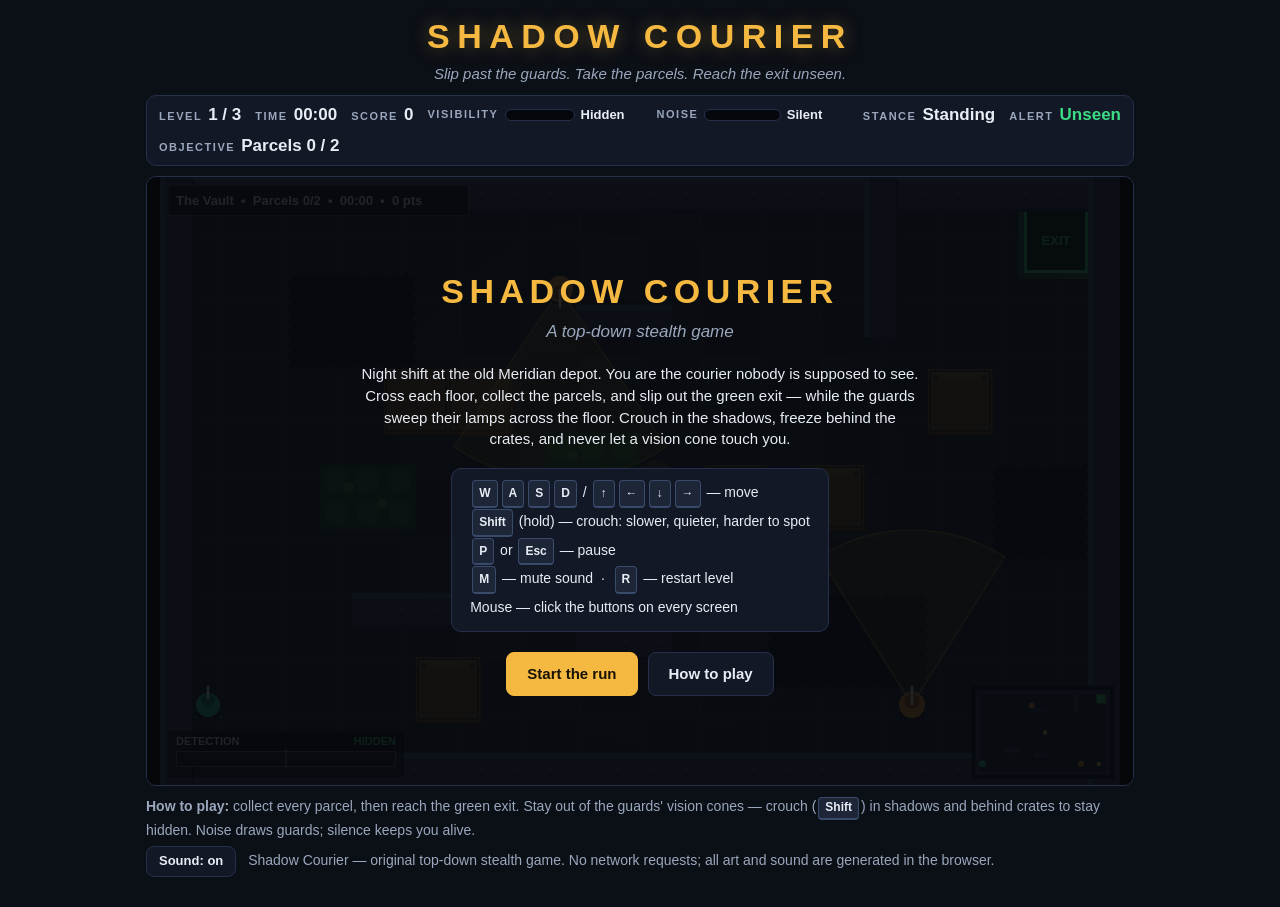
<file: game/index.html>
<!DOCTYPE html>
<html lang="en">
<head>
<meta charset="utf-8">
<meta name="viewport" content="width=device-width, initial-scale=1">
<title>Shadow Courier — a top-down stealth game</title>
<meta name="description" content="Shadow Courier: an original top-down stealth game. Slip past patrolling guards, hide in shadow and cover, grab the parcels and reach the exit unseen.">
<link rel="stylesheet" href="./style.css">
<!--
  SHADOW COURIER — page shell (worker B1).
  Game code lives in game/src/ and is filled in by the other workers:
    game/src/main.js    (B2) — game loop, input, guard AI, detection, win/lose.
    game/src/levels.js  (B3) — level maps: walls, cover, shadows, guards, exit.
    game/src/audio.js   (B3) — WebAudio footsteps, alert stings and ambience.
  main.js is loaded as a module below. It must import ./levels.js and
  ./audio.js itself, so B2/B3 only fill those files — this file is not
  rewritten. All art is drawn on the canvas by main.js; no images, no
  fonts and no network requests anywhere on this page.
-->
</head>
<body>
<div id="app">
  <header id="topbar">
    <h1 id="game-title">SHADOW COURIER</h1>
    <p id="tagline">Slip past the guards. Take the parcels. Reach the exit unseen.</p>
  </header>

  <!-- ============ HUD (always visible while playing) ============ -->
  <div id="hud" aria-label="Game status">
    <div class="hud-group" id="hud-level-group">
      <span class="hud-label">LEVEL</span>
      <span class="hud-value" id="hud-level">1 / 3</span>
    </div>
    <div class="hud-group" id="hud-timer-group">
      <span class="hud-label">TIME</span>
      <span class="hud-value" id="hud-timer">00:00</span>
    </div>
    <div class="hud-group" id="hud-score-group">
      <span class="hud-label">SCORE</span>
      <span class="hud-value" id="hud-score">0</span>
    </div>
    <div class="hud-group hud-meter-group" id="hud-visibility-group">
      <span class="hud-label">VISIBILITY</span>
      <div class="meter" id="hud-visibility" role="meter" aria-valuemin="0" aria-valuemax="100" aria-valuenow="0" aria-label="Visibility">
        <div class="meter-fill" id="hud-visibility-fill"></div>
      </div>
      <span class="hud-value meter-readout" id="hud-visibility-text">Hidden</span>
    </div>
    <div class="hud-group hud-meter-group" id="hud-noise-group">
      <span class="hud-label">NOISE</span>
      <div class="meter" id="hud-noise" role="meter" aria-valuemin="0" aria-valuemax="100" aria-valuenow="0" aria-label="Noise">
        <div class="meter-fill" id="hud-noise-fill"></div>
      </div>
      <span class="hud-value meter-readout" id="hud-noise-text">Silent</span>
    </div>
    <div class="hud-group" id="hud-crouch-group">
      <span class="hud-label">STANCE</span>
      <span class="hud-value" id="hud-crouch">Standing</span>
    </div>
    <div class="hud-group" id="hud-alert-group">
      <span class="hud-label">ALERT</span>
      <span class="hud-value" id="hud-alert">Unseen</span>
    </div>
    <div class="hud-group" id="hud-objective-group">
      <span class="hud-label">OBJECTIVE</span>
      <span class="hud-value" id="hud-objective">Parcels 0 / 3</span>
    </div>
  </div>

  <!-- ============ Game stage ============ -->
  <main id="stage">
    <canvas id="game" width="960" height="600" aria-label="Shadow Courier game canvas"></canvas>
    <noscript><p id="noscript">Shadow Courier needs JavaScript enabled to play.</p></noscript>

    <!-- Title screen -->
    <section id="screen-title" class="screen" aria-label="Title screen">
      <h2>SHADOW COURIER</h2>
      <p class="screen-sub">A top-down stealth game</p>
      <p class="screen-text">Night shift at the old Meridian depot. You are the courier
        nobody is supposed to see. Cross each floor, collect the parcels,
        and slip out the green exit — while the guards sweep their lamps
        across the floor. Crouch in the shadows, freeze behind the crates,
        and never let a vision cone touch you.</p>
      <ul class="controls-list">
        <li><kbd>W</kbd><kbd>A</kbd><kbd>S</kbd><kbd>D</kbd> / <kbd>↑</kbd><kbd>←</kbd><kbd>↓</kbd><kbd>→</kbd> — move</li>
        <li><kbd>Shift</kbd> (hold) — crouch: slower, quieter, harder to spot</li>
        <li><kbd>P</kbd> or <kbd>Esc</kbd> — pause</li>
        <li><kbd>M</kbd> — mute sound &nbsp;·&nbsp; <kbd>R</kbd> — restart level</li>
        <li>Mouse — click the buttons on every screen</li>
      </ul>
      <div class="screen-buttons">
        <button type="button" id="btn-start" class="btn btn-primary">Start the run</button>
        <button type="button" id="btn-how" class="btn">How to play</button>
      </div>
      <p class="screen-hint" id="how-text" hidden>Guards patrol fixed routes and
        watch a cone of light ahead of them. Inside a cone you are spotted
        faster when you stand, run, or make noise; crouching in shadow or
        behind crates keeps you hidden. A guard who grows suspicious walks
        over to check — break line of sight and stay quiet until the alert
        fades. Collect every parcel on the floor, then reach the green exit.
        Being caught ends the run. Three floors, one quiet courier.</p>
    </section>

    <!-- Level complete screen -->
    <section id="screen-level-complete" class="screen" hidden aria-label="Level complete">
      <h2>LEVEL CLEAR</h2>
      <p class="screen-sub" id="level-complete-sub">Floor 1 cleared — unseen.</p>
      <p class="screen-text">Time <strong id="level-complete-time">00:00</strong> &nbsp;·&nbsp;
        Score <strong id="level-complete-score">0</strong> &nbsp;·&nbsp;
        Times spotted <strong id="level-complete-spotted">0</strong></p>
      <p class="screen-text">The next floor has more guards, tighter patrols and
        fewer shadows. Keep low.</p>
      <div class="screen-buttons">
        <button type="button" id="btn-next-level" class="btn btn-primary">Next floor</button>
        <button type="button" id="btn-replay-level" class="btn">Replay this floor</button>
      </div>
    </section>

    <!-- Win screen -->
    <section id="screen-win" class="screen" hidden aria-label="You win">
      <h2>GHOST RUN COMPLETE</h2>
      <p class="screen-sub">All three floors cleared. Nobody saw a thing.</p>
      <p class="screen-text">Final time <strong id="win-time">00:00</strong> &nbsp;·&nbsp;
        Final score <strong id="win-score">0</strong> &nbsp;·&nbsp;
        Times spotted <strong id="win-spotted">0</strong></p>
      <p class="screen-text">The Meridian depot never knew you were there. That is
        the whole job — and you did it quietly.</p>
      <div class="screen-buttons">
        <button type="button" id="btn-play-again" class="btn btn-primary">Play again</button>
        <button type="button" id="btn-menu-win" class="btn">Back to title</button>
      </div>
    </section>

    <!-- Caught / lose screen -->
    <section id="screen-caught" class="screen" hidden aria-label="Caught">
      <h2>CAUGHT</h2>
      <p class="screen-sub" id="caught-sub">A guard's lamp found you.</p>
      <p class="screen-text">The run ends here — but the depot is still there, and
        the guards still walk the same routes. Learn the patrol, wait for
        the cone to turn, and try again quieter.</p>
      <p class="screen-text">Floor <strong id="caught-level">1</strong> &nbsp;·&nbsp;
        Score <strong id="caught-score">0</strong> &nbsp;·&nbsp;
        Time <strong id="caught-time">00:00</strong></p>
      <div class="screen-buttons">
        <button type="button" id="btn-retry" class="btn btn-primary">Try again</button>
        <button type="button" id="btn-menu-caught" class="btn">Back to title</button>
      </div>
    </section>

    <!-- Pause screen -->
    <section id="screen-pause" class="screen" hidden aria-label="Paused">
      <h2>PAUSED</h2>
      <p class="screen-sub">The depot waits. The guards do not — they are frozen too.</p>
      <div class="screen-buttons">
        <button type="button" id="btn-resume" class="btn btn-primary">Resume</button>
        <button type="button" id="btn-restart" class="btn">Restart level</button>
        <button type="button" id="btn-quit" class="btn">Quit to title</button>
      </div>
    </section>

    <p id="toast" role="status" aria-live="polite"></p>
  </main>

  <footer id="bottombar">
    <p><strong>How to play:</strong> collect every parcel, then reach the green exit.
      Stay out of the guards' vision cones — crouch (<kbd>Shift</kbd>) in shadows
      and behind crates to stay hidden. Noise draws guards; silence keeps you alive.</p>
    <p><button type="button" id="btn-mute" class="btn btn-small">Sound: on</button>
      <span id="footer-status">Shadow Courier — original top-down stealth game. No network requests; all art and sound are generated in the browser.</span></p>
  </footer>
</div>

<!--
  HOOK CONTRACT for game/src/main.js (B2):
  - Show exactly one screen at a time by toggling `hidden` on the
    #screen-* sections; the canvas keeps rendering behind them.
  - HUD ids to update every frame: #hud-timer (mm:ss), #hud-score,
    #hud-level ("N / 3"), #hud-objective ("Parcels a / b"),
    #hud-crouch ("Standing" / "Crouching"), #hud-alert
    ("Unseen" / "Suspicious" / "Hunted"), #hud-visibility-fill width %
    + #hud-visibility-text ("Hidden" / "Exposed" / "Spotted"),
    #hud-noise-fill width % + #hud-noise-text
    ("Silent" / "Heard" / "Loud"), and aria-valuenow on both meters.
  - Buttons to wire: #btn-start, #btn-how (toggles #how-text),
    #btn-next-level, #btn-replay-level, #btn-play-again, #btn-menu-win,
    #btn-retry, #btn-menu-caught, #btn-resume, #btn-restart, #btn-quit,
    #btn-mute (toggles its own label "Sound: on/off").
  - Fill the result fields before showing a screen: #level-complete-sub,
    #level-complete-time, #level-complete-score, #level-complete-spotted,
    #win-time, #win-score, #win-spotted, #caught-sub, #caught-level,
    #caught-score, #caught-time. Use #toast for short in-game messages
    ("Parcel collected", "Guard suspicious…").
  - Expose window.ShadowCourier = { start, pause, resume, restartLevel,
    nextLevel, quitToTitle, getState } so play-testers and screenshots
    can drive the game without clicking. getState returns
    { screen, level, score, timeMs, parcelsCollected, parcelsTotal,
    alert, crouching, muted } using the same words the HUD shows.
    Keep keyboard controls exactly as listed on the title screen.
  - Guard vision cones, lamp light, crates, shadows, parcels and the
    exit are all drawn on the canvas by main.js (B2/B3) — this shell
    ships no image, audio or font files at all.
-->
<script type="module" src="./src/main.js"></script>
</body>
</html>
</file>
<file: game/style.css>
/* Shadow Courier — page styles (worker B1).
   Original night-depot theme: near-black blues, amber lamp-light,
   green exit. All art is drawn on the canvas; this file only styles
   the page chrome, HUD and screens. No web fonts, no remote assets. */

:root {
  --ink: #e8ecf4;
  --ink-dim: #9aa7bd;
  --bg: #0b0f16;
  --panel: #121826;
  --panel-edge: #26304a;
  --amber: #f5b942;
  --amber-soft: #8a6a25;
  --green: #3ddc84;
  --red: #ff5a5a;
  --blue: #5aa9ff;
  --hud-height: 44px;
  --radius: 10px;
}

* { box-sizing: border-box; }

html, body {
  margin: 0;
  padding: 0;
  background: var(--bg);
  color: var(--ink);
  font-family: "Segoe UI", "Helvetica Neue", Arial, sans-serif;
  font-size: 16px;
  line-height: 1.45;
}

#app {
  max-width: 1020px;
  margin: 0 auto;
  padding: 12px 16px 24px;
}

/* ---------- Top bar ---------- */

#topbar { text-align: center; margin-bottom: 10px; }

#game-title {
  margin: 0;
  font-size: 34px;
  letter-spacing: 0.22em;
  color: var(--amber);
  text-shadow: 0 0 18px rgba(245, 185, 66, 0.35);
}

#tagline {
  margin: 2px 0 0;
  color: var(--ink-dim);
  font-size: 15px;
  font-style: italic;
}

/* ---------- HUD ---------- */

#hud {
  display: flex;
  flex-wrap: wrap;
  gap: 6px 14px;
  align-items: stretch;
  background: var(--panel);
  border: 1px solid var(--panel-edge);
  border-radius: var(--radius);
  padding: 7px 12px;
  margin-bottom: 10px;
  min-height: var(--hud-height);
}

.hud-group {
  display: flex;
  align-items: baseline;
  gap: 6px;
  white-space: nowrap;
}

.hud-label {
  font-size: 11px;
  font-weight: 700;
  letter-spacing: 0.14em;
  color: var(--ink-dim);
}

.hud-value {
  font-size: 17px;
  font-weight: 700;
  font-variant-numeric: tabular-nums;
  color: var(--ink);
}

.hud-meter-group { flex: 1 1 150px; align-items: center; }

.meter {
  flex: 1;
  min-width: 70px;
  height: 12px;
  background: #05070c;
  border: 1px solid var(--panel-edge);
  border-radius: 6px;
  overflow: hidden;
}

.meter-fill {
  height: 100%;
  width: 0%;
  background: var(--green);
  transition: width 0.12s linear, background-color 0.2s;
}

#hud-visibility-fill { background: var(--blue); }
#hud-noise-fill { background: var(--amber); }

.meter-readout { font-size: 13px; min-width: 62px; }

#hud-alert { color: var(--green); }
#hud-alert.suspicious { color: var(--amber); }
#hud-alert.hunted { color: var(--red); }

#hud-crouch.crouching { color: var(--blue); }

/* ---------- Stage / canvas ---------- */

#stage {
  position: relative;
  border: 1px solid var(--panel-edge);
  border-radius: var(--radius);
  overflow: hidden;
  background: #05070c;
}

#game {
  display: block;
  width: 100%;
  height: auto;
  max-width: 960px;
  margin: 0 auto;
  background: #0d1320;
  cursor: crosshair;
}

/* ---------- Overlay screens ---------- */

.screen {
  position: absolute;
  inset: 0;
  display: flex;
  flex-direction: column;
  align-items: center;
  justify-content: center;
  text-align: center;
  padding: 24px 40px;
  background: rgba(5, 7, 12, 0.88);
  color: var(--ink);
}

.screen[hidden] { display: none; }

.screen h2 {
  margin: 0 0 4px;
  font-size: 34px;
  letter-spacing: 0.16em;
  color: var(--amber);
}

#screen-caught h2 { color: var(--red); }
#screen-win h2 { color: var(--green); }
#screen-level-complete h2 { color: var(--green); }

.screen-sub {
  margin: 0 0 12px;
  font-size: 17px;
  color: var(--ink-dim);
  font-style: italic;
}

.screen-text {
  max-width: 560px;
  margin: 6px 0;
  font-size: 15px;
}

.screen-text strong { color: var(--amber); }

.controls-list {
  list-style: none;
  margin: 12px 0 4px;
  padding: 10px 18px;
  background: var(--panel);
  border: 1px solid var(--panel-edge);
  border-radius: var(--radius);
  text-align: left;
  font-size: 14px;
  line-height: 1.9;
}

.controls-list kbd,
#bottombar kbd {
  display: inline-block;
  min-width: 22px;
  padding: 1px 6px;
  margin: 0 2px;
  background: #1d2637;
  border: 1px solid #3a4a6b;
  border-bottom-width: 2px;
  border-radius: 4px;
  font-family: inherit;
  font-size: 12px;
  font-weight: 700;
  text-align: center;
  color: var(--ink);
}

.screen-buttons {
  display: flex;
  flex-wrap: wrap;
  gap: 10px;
  justify-content: center;
  margin-top: 16px;
}

.btn {
  font: inherit;
  font-size: 15px;
  font-weight: 700;
  padding: 10px 20px;
  border-radius: 8px;
  border: 1px solid var(--panel-edge);
  background: var(--panel);
  color: var(--ink);
  cursor: pointer;
}

.btn:hover { border-color: var(--amber); color: var(--amber); }
.btn:focus-visible { outline: 2px solid var(--amber); outline-offset: 2px; }

.btn-primary {
  background: var(--amber);
  border-color: var(--amber);
  color: #171204;
}

.btn-primary:hover { color: #171204; filter: brightness(1.1); }

.btn-small { font-size: 13px; padding: 5px 12px; }

.screen-hint {
  max-width: 560px;
  margin: 12px 0 0;
  font-size: 14px;
  color: var(--ink-dim);
  background: var(--panel);
  border: 1px solid var(--panel-edge);
  border-radius: var(--radius);
  padding: 10px 14px;
  text-align: left;
}

#noscript {
  position: absolute;
  inset: auto 0 0 0;
  margin: 0;
  padding: 12px;
  background: var(--red);
  color: #fff;
  font-weight: 700;
  text-align: center;
}

#toast {
  position: absolute;
  left: 50%;
  bottom: 14px;
  transform: translateX(-50%);
  margin: 0;
  padding: 6px 14px;
  background: rgba(5, 7, 12, 0.85);
  border: 1px solid var(--panel-edge);
  border-radius: 20px;
  font-size: 14px;
  font-weight: 700;
  color: var(--amber);
  pointer-events: none;
}

#toast:empty { display: none; }

/* ---------- Footer ---------- */

#bottombar { margin-top: 10px; color: var(--ink-dim); font-size: 14px; }
#bottombar p { margin: 6px 0; }

#footer-status { margin-left: 8px; }

/* ---------- Small screens ---------- */

@media (prefers-reduced-motion: reduce) {
  .meter-fill { transition: none; }
  .btn-primary:hover { filter: none; }
}

@media (max-width: 640px) {
  #game-title { font-size: 26px; }
  .screen { padding: 16px; }
  .screen h2 { font-size: 24px; }
  .hud-value { font-size: 15px; }
  #app { padding: 8px 8px 16px; }
}
</file>
